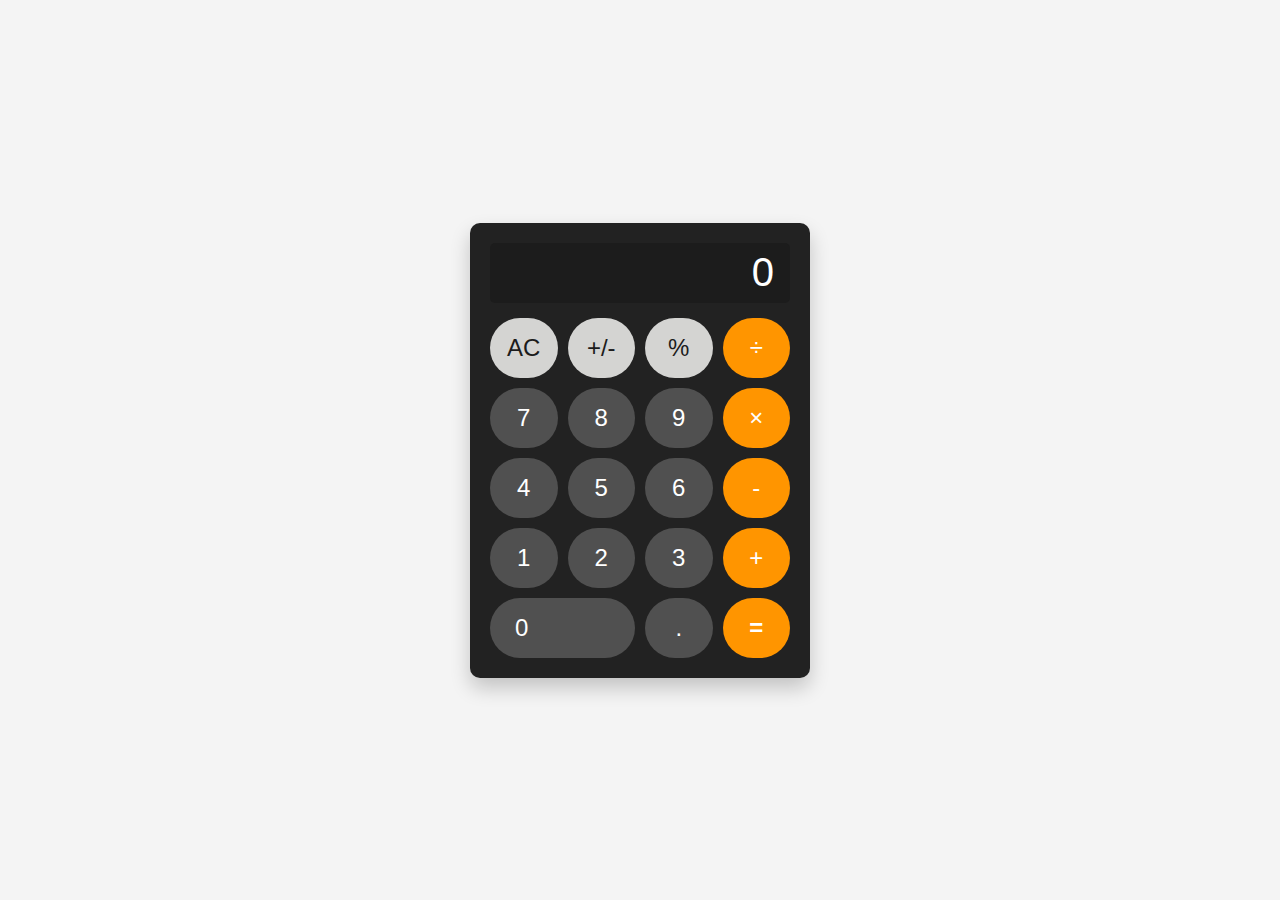
<file: calculater/index.html>
<!DOCTYPE html>
<html lang="zh-CN">
<head>
    <meta charset="UTF-8">
    <meta name="viewport" content="width=device-width, initial-scale=1.0">
    <title>网页计算器</title>
    <link rel="stylesheet" href="style.css">
</head>
<body>
    <div class="calculator">
        <input type="text" class="calculator-display" id="display" disabled>
        
        <div class="calculator-keys">
            <button class="key-function" data-action="clear">AC</button>
            <button class="key-function" data-action="negate">+/-</button>
            <button class="key-function" data-action="percentage">%</button>
            <button class="key-operator" data-action="divide">÷</button>

            <button data-key="7">7</button>
            <button data-key="8">8</button>
            <button data-key="9">9</button>
            <button class="key-operator" data-action="multiply">×</button>

            <button data-key="4">4</button>
            <button data-key="5">5</button>
            <button data-key="6">6</button>
            <button class="key-operator" data-action="subtract">-</button>

            <button data-key="1">1</button>
            <button data-key="2">2</button>
            <button data-key="3">3</button>
            <button class="key-operator" data-action="add">+</button>

            <button class="key-zero" data-key="0">0</button>
            <button data-action="decimal">.</button>
            <button class="key-equal" data-action="calculate">=</button>
        </div>
    </div>

    <script src="script.js"></script>
</body>
</html>
</file>
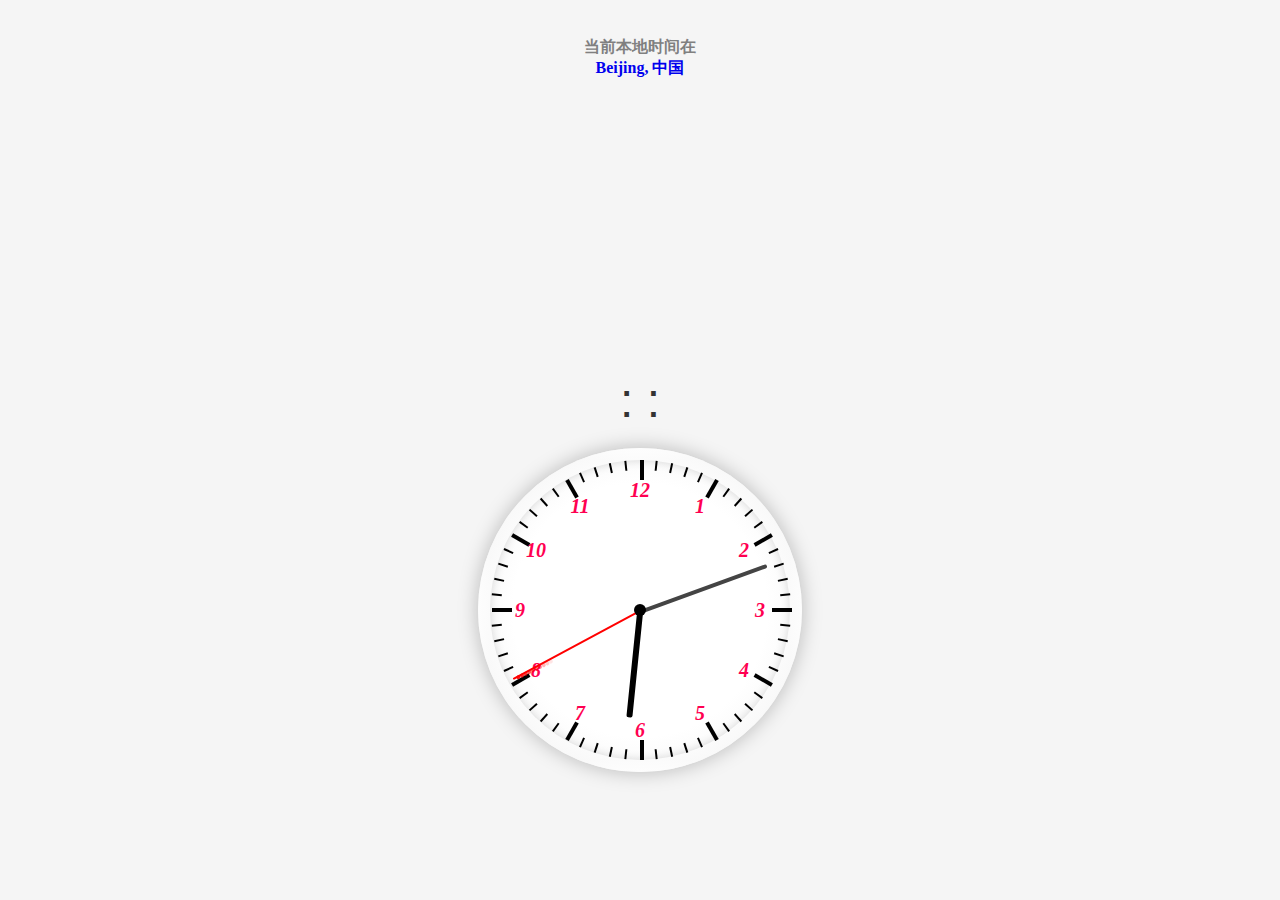
<file: clock/index.html>
<!DOCTYPE html>
<html lang="en">
<head>
    <meta charset="UTF-8">
    <meta name="viewport" content="width=device-width, initial-scale=1.0">
    <title>在线时钟</title>
    <link rel="stylesheet" href="./style.css">
</head>
<body>
    <div style="text-align:center;padding:1em 0;">
        <h4><a style="text-decoration:none;" href="https://www.zeitverschiebung.net/cn/city/1816670">
        <span style="color:gray;">当前本地时间在</span><br />Beijing, 中国</a></h4>
    </div>
    <div id="clock">
        <span id="hours"></span>:
        <span id="minutes"></span>:
        <span id="seconds"></span>
    </div>
    <div class="clock-container">
        <div class="clock">
            <div class="ticks"></div>
            <div class="numbers"></div>
            <div class="hand hour" id="hour-hand"></div>
            <div class="hand minute" id="minute-hand"></div>
            <div class="hand second" id="second-hand"></div>

            <div class="center-point"></div>
        </div>
    </div>
    <script src="./script.js"></script>
</body>
</html>
</file>
<file: calculater/style.css>
body {
    display: flex;
    justify-content: center;
    align-items: center;
    min-height: 100vh;
    margin: 0;
    font-family: 'Helvetica', sans-serif;
    background-color: #f4f4f4;
}

.calculator {
    width: 300px;
    border-radius: 10px;
    box-shadow: 0 10px 20px rgba(0, 0, 0, 0.2);
    background-color: #222;
    padding: 20px;
}

.calculator-display {
    width: 100%;
    height: 60px;
    background-color: #1c1c1c;
    color: white;
    font-size: 2.5em;
    text-align: right;
    padding: 10px 15px;
    box-sizing: border-box;
    border: none;
    border-radius: 5px;
    margin-bottom: 15px;
    letter-spacing: 1px;
}

.calculator-keys {
    display: grid;
    /* 4列布局 */
    grid-template-columns: repeat(4, 1fr); 
    gap: 10px;
}

.calculator-keys button {
    height: 60px;
    border: none;
    border-radius: 30px; /* 圆角按钮 */
    font-size: 1.5em;
    cursor: pointer;
    transition: background-color 0.2s;
    color: white;
    background-color: #505050; /* 数字按钮颜色 */
}

/* 顶部功能键 (AC, +/-, %) */
.key-function {
    background-color: #d4d4d2 !important;
    color: #1c1c1c !important;
}

/* 运算符键 (+, -, ×, ÷) */
.key-operator {
    background-color: #ff9500 !important;
}

/* 等号键 */
.key-equal {
    background-color: #ff9500 !important;
    font-weight: bold;
}

/* 0 按钮跨两列 */
.key-zero {
    grid-column: span 2;
    text-align: left;
    padding-left: 25px;
}

/* 鼠标悬停效果 */
.calculator-keys button:hover {
    opacity: 0.8;
}

.calculator-keys button:active {
    filter: brightness(1.2);
}

.key-operator:active,
.key-equal:active {
    background-color: #f4b46c !important;
}
/* 键盘输入时的高亮效果 */
.active-key {
    /* 模拟按钮被按下的效果 */
    transform: scale(0.95);
    box-shadow: 0 0 10px rgba(255, 255, 255, 0.5); 
    filter: brightness(2.0); /* 稍微提亮 */
}
</file>
<file: clock/style.css>
html, body {
    margin: 0;
    padding: 0;
    width: 100%;
    height: 100%;
    background: #f5f5f5; /* 可选背景色 */
    position: relative;
}


#clock {
    font-family: 'Arial', sans-serif;
    color: #333;
    font-size: 48px;
    text-align: center;
    margin-top: 20%;
}

.clock-container {
    display: flex;
    justify-content: center; /* 水平居中 */
    align-items: center;     /* 垂直居中 */
    padding: 20px 0;         /* 可选上下间距 */
}

.clock {
    width: 300px;
    height: 300px;
    border-radius: 50%;
    position: relative;

    /* 外圆边缘金属拉丝效果 */
    border: 12px solid transparent;
    background-clip: padding-box; /* 让内渐变不会被边框遮挡 */
    

    /* 内部表盘渐变 */
    background: radial-gradient(circle at center,
    #ffffff 60%,  /* 中心亮色 */
    #f0f0f0 100%  /* 边缘暗色 */
);
    /* 外阴影 + 内部阴影 */
    box-shadow: 
        0 0 20px rgba(0,0,0,0.25),
        inset 0 0 10px rgba(0,0,0,0.15);
}


/* 指针基础样式 */
.hand {
    position: absolute;
    width: 50%;
    height: 4px;
    background: #333;
    top: 50%;
    left: 50%;
    transform-origin: 0% 50%;
    transform: rotate(-90deg);
    border-radius: 2px;
}

/* 时针 */
.hand.hour {
    width: 35%;
    height: 6px;
    background: #000;
}

/* 分针 */
.hand.minute {
    width: 45%;
    height: 4px;
    background: #444;
}

/* 秒针 */
.hand.second {
    width: 48%;
    height: 2px;
    background: red;
}

/* 中心圆点 */
.center-point {
    width: 12px;
    height: 12px;
    background: #000;
    border-radius: 50%;
    position: absolute;
    top: calc(50% - 6px);
    left: calc(50% - 6px);
}

.ticks {
    position: absolute;
    width: 100%;
    height: 100%;
}

.ticks div {
    position: absolute;
    width: 2px;
    height: 10px;
    background: #000;
    top:0;
    left:50%;
    transform-origin: center 150px;
}

.ticks div.big {
    width: 4px;
    height: 20px;
    background: #000;
}

/* ===== 数字刻度 ===== */
.numbers {
    position: absolute;
    width: 100%;
    height: 100%;
}

.numbers div {
    position: absolute;
    font-style: italic;
    font-size: 20px;
    font-weight: bold;
    color: #ff0051;
    transform: translate(-50%, -50%);
}
</file>
